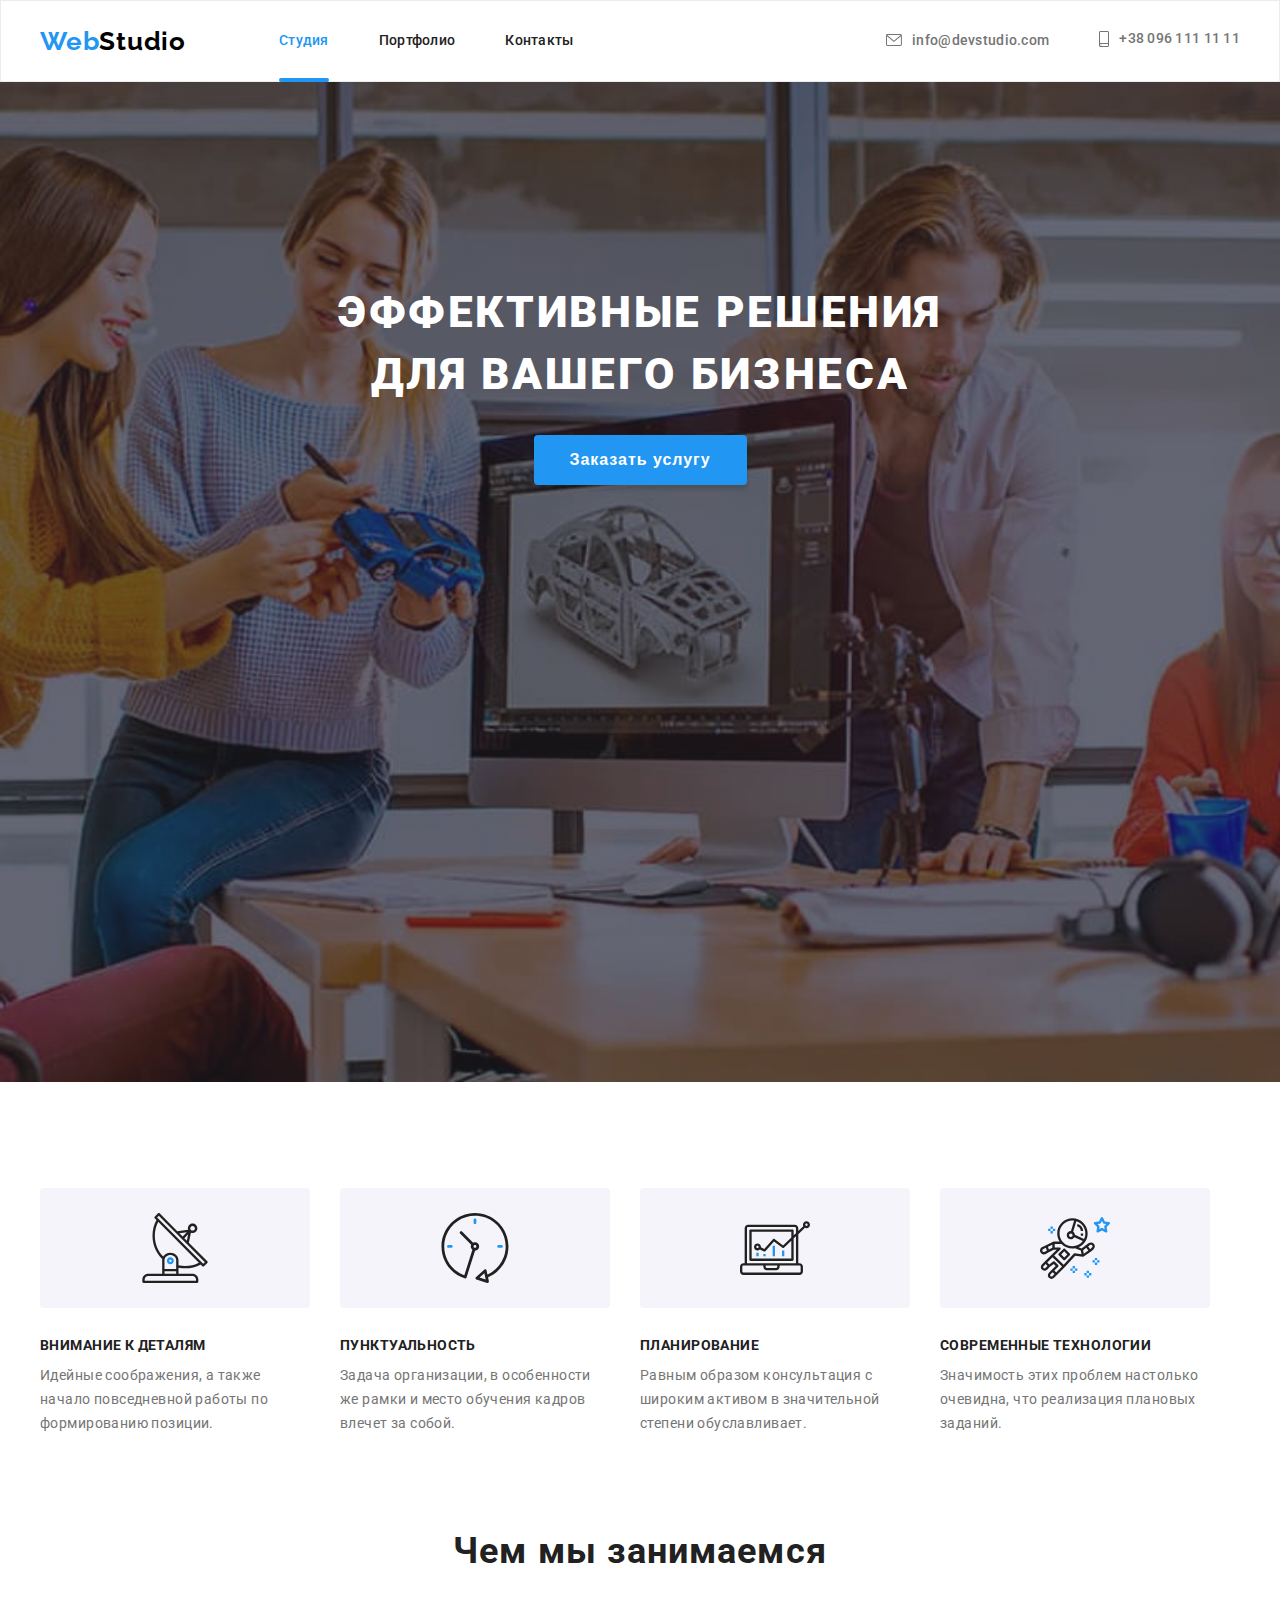
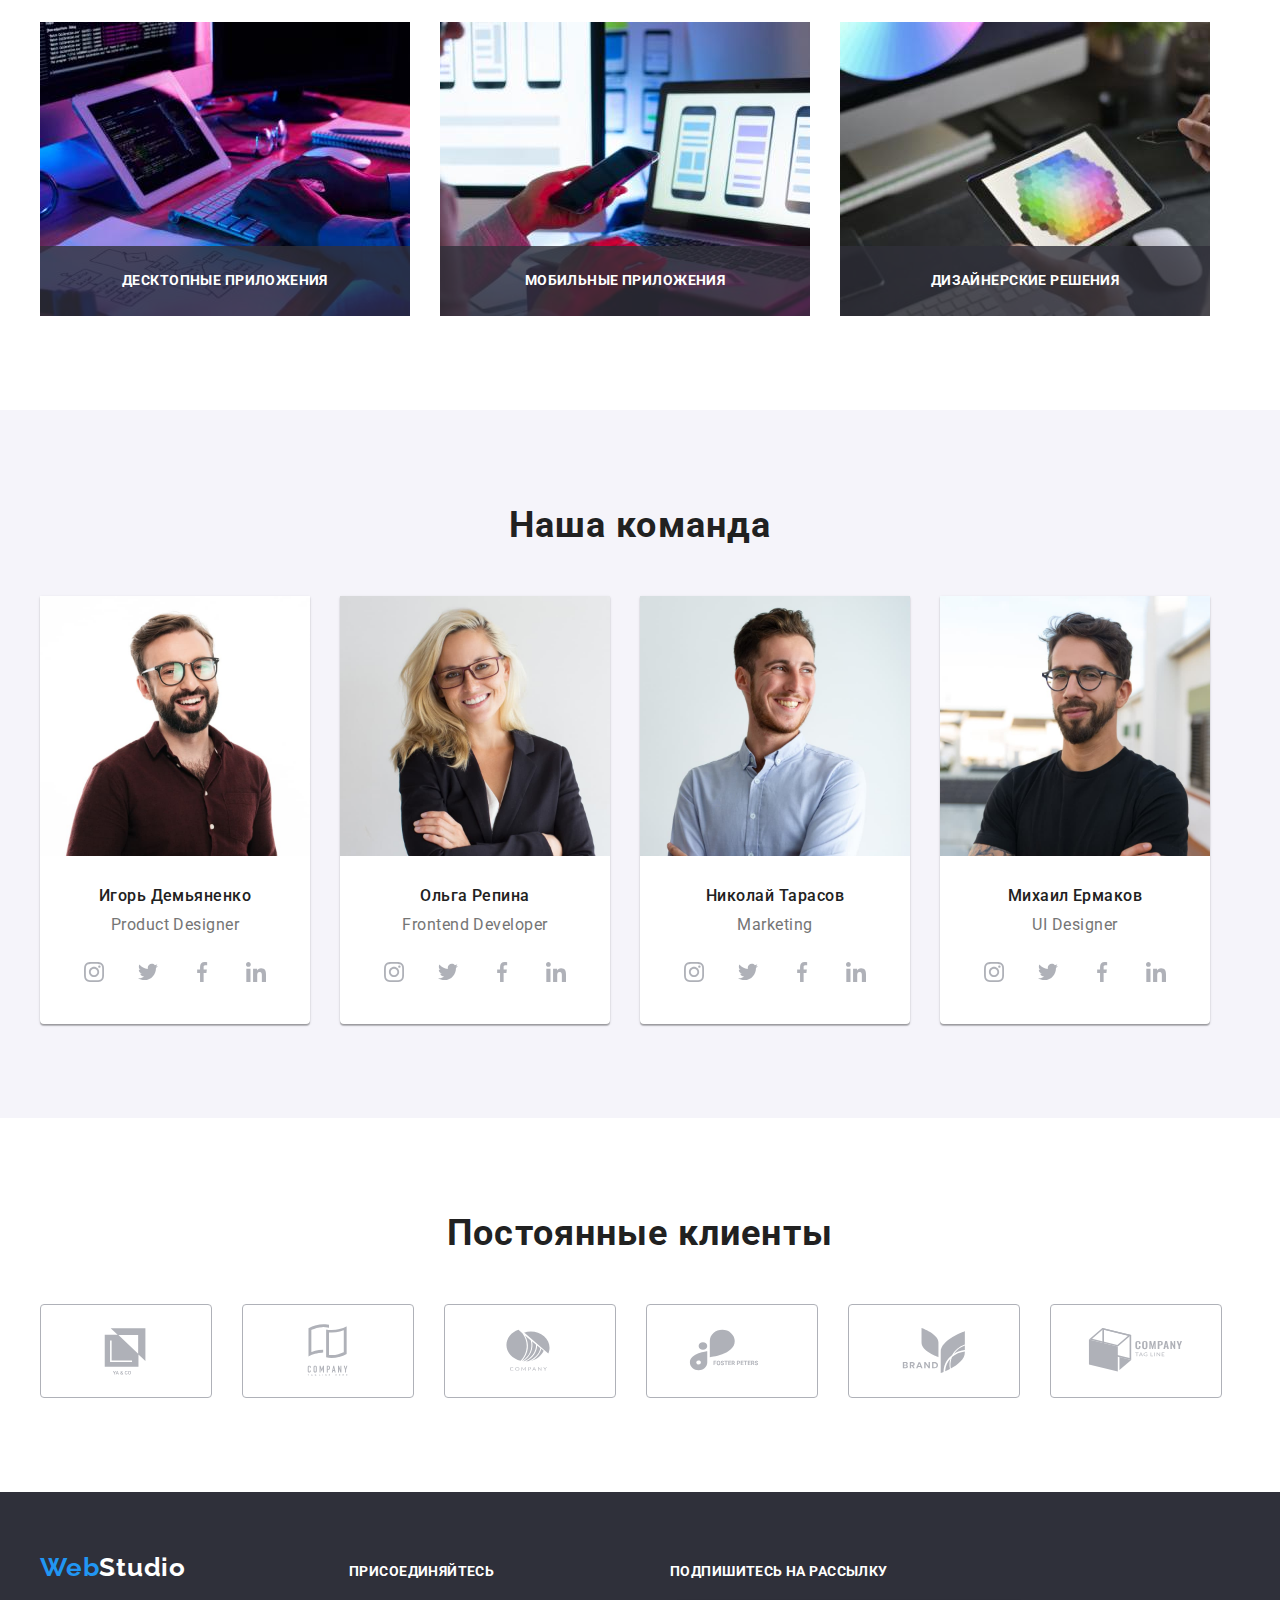
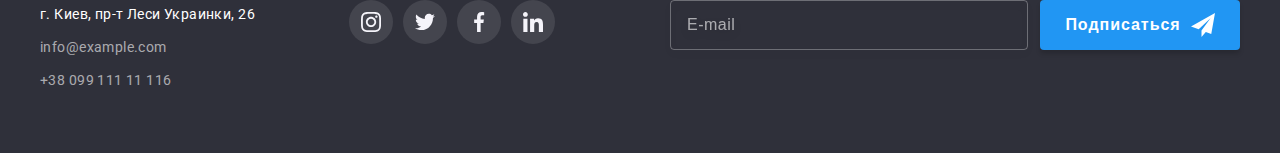
<file: index.html>
<!DOCTYPE html>
<html lang="ru">
<head>
    <meta charset="UTF-8">
    <meta http-equiv="X-UA-Compatible" content="IE=edge">
    <meta name="viewport" content="width=device-width, initial-scale=1.0">
    <title>WebStudio</title>
    <link rel="preconnect" href="https://fonts.googleapis.com">
    <link rel="preconnect" href="https://fonts.gstatic.com" crossorigin>
    <link href="https://fonts.googleapis.com/css2?family=Raleway:wght@700&family=Roboto:wght@400;500;700;900&display=swap"
        rel="stylesheet">
    <link rel="stylesheet" href="https://cdnjs.cloudflare.com/ajax/libs/modern-normalize/1.1.0/modern-normalize.min.css"
        integrity="sha512-wpPYUAdjBVSE4KJnH1VR1HeZfpl1ub8YT/NKx4PuQ5NmX2tKuGu6U/JRp5y+Y8XG2tV+wKQpNHVUX03MfMFn9Q=="
        crossorigin="anonymous" referrerpolicy="no-referrer" />
    <link rel="stylesheet" href="./css/styles.css">
</head>
<body>
    <!--HEADER-->
    <header class="header">
        <div class="container header-container">
            <nav class="header-navigation">
                <a class="logo link" href="./index.html" lang="en"><span class="logo-accent-color">Web</span><span class="logo-header-color">Studio</span></a>
                <ul class="header-list list">
                    <li class="header-item"><a href="./index.html" class="header-link link current">Студия</a></li>
                    <li class="header-item"><a href="./portfolio.html" class="header-link link">Портфолио</a></li>
                    <li class="header-item"><a href="" class="header-link link">Контакты</a></li>
                </ul>
            </nav>
            <!--HEADER-CONTACTS-->
            <ul class="header-contacts-list list">
                <li class="header-contacts-item">
                    <a class="header-contacts-link link" href="mailto:info@devstudio.com">
                        <svg class="header-icon" width="16" height="12">
                            <use href="./images/icons.svg#icon-envelope"></use>
                        </svg>
                        info@devstudio.com</a>
                </li>
                <li class="header-contacts-item">
                    <a class="header-contacts-link link" href="tel:+380961111111">
                        <svg class="header-icon" width="10" height="16">
                            <use href="./images/icons.svg#icon-smartphone"></use>
                        </svg>
                        +38 096 111 11 11</a>
                </li>
            </ul>
        </div>
    </header>  
    <main>
        <!--HERO-->
        <section class="section hero">
            <div class="overlay">
                <h1 class="hero-title">Эффективные решения для вашего бизнеса</h1>
                <button class="hero-btn btn" type="button" data-modal-open>Заказать услугу</button>
            </div>
        </section>
        <!--ADVANTAGES-->
        <section class="section advantages">
            <div class="container">
                <!--Заголовок скрыть-->
                <h2 class="visually-hidden">Наши преимущества</h2>
                <!--Заголовок скрыть-->
                <ul class="advantages-list list">
                    <li class="advantages-item">
                        <div class="advantages-icon-field">
                            <svg class="advantages-icon" width="70" height="70">
                                <use href="./images/icons.svg#icon-antenna"></use>
                            </svg>
                        </div>
                        <h3 class="advantages-item-title">Внимание к деталям</h3>
                        <p class="advantages-item-text">Идейные соображения, а также начало повседневной работы по формированию позиции.</p>
                    </li>
                    <li class="advantages-item">
                        <div class="advantages-icon-field">
                            <svg class="advantages-icon" width="70" height="70">
                                <use href="./images/icons.svg#icon-clock"></use>
                            </svg>
                        </div>
                        <h3 class="advantages-item-title">Пунктуальность</h3>
                        <p class="advantages-item-text">Задача организации, в особенности же рамки и место обучения кадров влечет за собой.</p>
                    </li>
                    <li class="advantages-item">
                        <div class="advantages-icon-field">
                            <svg class="advantages-icon" width="70" height="70">
                                <use href="./images/icons.svg#icon-diagram"></use>
                            </svg>
                        </div>
                        <h3 class="advantages-item-title">Планирование</h3>
                        <p class="advantages-item-text">Равным образом консультация с широким активом в значительной степени обуславливает.</p>
                    </li>
                    <li class="advantages-item">
                        <div class="advantages-icon-field">
                            <svg class="advantages-icon" width="70" height="70">
                                <use href="./images/icons.svg#icon-astronaut"></use>
                            </svg>
                        </div>
                        <h3 class="advantages-item-title">Современные технологии</h3>
                        <p class="advantages-item-text">Значимость этих проблем настолько очевидна, что реализация плановых заданий.</p>
                    </li>
                </ul>
            </div>
        </section>
        <!--DIRECTION-->
        <section class="section direction">
            <div class="container">
                <h2 class="direction-title">Чем мы занимаемся</h2>
                <ul class="direction-list list">
                    <li class="direction-item">
                        <div class="direction-thumbs">
                            <img 
                                src="./images/box1.jpg" 
                                alt="набирает код"
                                width="370"
                                height="294"
                            />
                            <p class="direction-label">
                                Десктопные приложения
                            </p>
                        </div>
                    </li>
                    <li class="direction-item">
                        <div class="direction-thumbs">
                            <img 
                                src="./images/box2.jpg" 
                                alt="рассматривает сайт для телефона"
                                width="370" 
                                height="294" 
                            />
                            <p class="direction-label">
                                Мобильные приложения
                            </p>
                        </div>
                    </li>
                    <li class="direction-item">
                        <div class="direction-thumbs">
                            <img 
                                src="./images/box3.jpg" 
                                alt="подбирает цвет из палитры" 
                                width="370" 
                                height="294" 
                            />
                            <p class="direction-label">
                                Дизайнерские решения
                            </p>
                        </div>
                    </li>
                </ul>
            </div>
        </section>
        <!--TEAM-->
        <section class="section team">
            <div class="container">
                <h2 class="team-title">Наша команда</h2>
                <ul class="team-list list">
                    <li class="team-item">
                        <img
                            src="./images/team-card-1.jpg"
                            alt="Игорь Демьяненко"
                            width="270"
                            height="260"
                        />
                        <div class="team-item-content">
                            <h3 class="team-item-title">Игорь Демьяненко</h3>
                            <p class="team-item-text" lang="en">Product Designer</p>
                            <ul class="social-list list">
                                <li class="social-item">
                                    <a 
                                        class="social-link link" 
                                        href=""
                                    >
                                        <svg class="social-icon" width="20" height="20">
                                            <use 
                                                href="./images/icons.svg#icon-instagram"
                                            ></use>
                                        </svg>
                                    </a>
                                </li>
                                <li class="social-item">
                                    <a 
                                        class="social-link link"
                                        href="">
                                        <svg class="social-icon" width="20" height="20">
                                            <use 
                                                href="./images/icons.svg#icon-twitter"
                                            ></use>
                                        </svg>
                                    </a>
                                </li>
                                <li class="social-item">
                                    <a 
                                        class="social-link link"
                                        href="">
                                        <svg class="social-icon" width="20" height="20">
                                            <use 
                                                href="./images/icons.svg#icon-facebook"
                                            ></use>
                                        </svg>
                                    </a>
                                </li>
                                <li class="social-item">
                                    <a 
                                        class="social-link link" 
                                        href="">
                                        <svg class="social-icon" width="20" height="20">
                                            <use 
                                                href="./images/icons.svg#icon-linkedin">
                                            </use>
                                        </svg>
                                    </a>
                                </li>
                            </ul>
                        </div>
                    </li>
                    <li class="team-item">
                        <img 
                            src="./images/team-card-2.jpg" 
                            alt="Ольга Репина" 
                            width="270" 
                            height="260"  
                        />
                        <div class="team-item-content">
                            <h3 class="team-item-title">Ольга Репина</h3>
                            <p class="team-item-text" lang="en">Frontend Developer</p>
                            <ul class="social-list list">
                                <li class="social-item">
                                    <a class="social-link link" href="">
                                        <svg class="social-icon" width="20" height="20">
                                            <use href="./images/icons.svg#icon-instagram"></use>
                                        </svg>
                                    </a>
                                </li>
                                <li class="social-item">
                                    <a class="social-link link" href="">
                                        <svg class="social-icon" width="20" height="20">
                                            <use href="./images/icons.svg#icon-twitter"></use>
                                        </svg>
                                    </a>
                                </li>
                                <li class="social-item">
                                    <a class="social-link link" href="">
                                        <svg class="social-icon" width="20" height="20">
                                            <use href="./images/icons.svg#icon-facebook"></use>
                                        </svg>
                                    </a>
                                </li>
                                <li class="social-item">
                                    <a class="social-link link" href="">
                                        <svg class="social-icon" width="20" height="20">
                                            <use href="./images/icons.svg#icon-linkedin">
                                            </use>
                                        </svg>
                                    </a>
                                </li>
                            </ul>
                        </div>
                    </li>
                    <li class="team-item">
                        <img 
                            src="./images/team-card-3.jpg" 
                            alt="Николай Тарасов" 
                            width="270" 
                            height="260" 
                        />
                        <div class="team-item-content">
                            <h3 class="team-item-title">Николай Тарасов</h3>
                            <p class="team-item-text" lang="en">Marketing</p>
                            <ul class="social-list list">
                                <li class="social-item">
                                    <a class="social-link link" href="">
                                        <svg class="social-icon" width="20" height="20">
                                            <use href="./images/icons.svg#icon-instagram"></use>
                                        </svg>
                                    </a>
                                </li>
                                <li class="social-item">
                                    <a class="social-link link" href="">
                                        <svg class="social-icon" width="20" height="20">
                                            <use href="./images/icons.svg#icon-twitter"></use>
                                        </svg>
                                    </a>    
                                </li>
                                <li class="social-item">
                                    <a class="social-link link" href="">
                                        <svg class="social-icon" width="20" height="20">
                                            <use href="./images/icons.svg#icon-facebook"></use>
                                        </svg>
                                    </a>
                                </li>
                                <li class="social-item">
                                    <a class="social-link link" href="">
                                        <svg class="social-icon" width="20" height="20">
                                            <use href="./images/icons.svg#icon-linkedin">
                                            </use>
                                        </svg>
                                    </a>
                                </li>
                            </ul>
                        </div>
                    </li>
                    <li class="team-item">
                        <img 
                            src="./images/team-card-4.jpg" 
                            alt="Михаил Ермаков" 
                            width="270" 
                            height="260"  
                        />
                        <div class="team-item-content">
                            <h3 class="team-item-title">Михаил Ермаков</h3>
                            <p class="team-item-text" lang="en">UI Designer</p>
                            <ul class="social-list list">
                                <li class="social-item">
                                    <a class="social-link link" href="">
                                        <svg class="social-icon" width="20" height="20">
                                            <use href="./images/icons.svg#icon-instagram"></use>
                                        </svg>
                                    </a>
                                </li>
                                <li class="social-item">
                                    <a class="social-link link" href="">
                                        <svg class="social-icon" width="20" height="20">
                                            <use href="./images/icons.svg#icon-twitter"></use>
                                        </svg>
                                    </a>
                                </li>
                                <li class="social-item">
                                    <a class="social-link link" href="">
                                        <svg class="social-icon" width="20" height="20">
                                            <use href="./images/icons.svg#icon-facebook"></use>
                                        </svg>
                                    </a>
                                </li>
                                <li class="social-item">
                                    <a class="social-link link" href="">
                                        <svg class="social-icon" width="20" height="20">
                                            <use href="./images/icons.svg#icon-linkedin">
                                            </use>
                                        </svg>
                                    </a>
                                </li>
                            </ul>
                        </div>
                    </li>
                </ul>
            </div>
        </section>
        <!--CLIENTS-->
        <section class="section clients">
            <div class="container">
                <h2 class="clients-title">Постоянные клиенты</h2>
                <ul class="clients-list list">
                    <li class="clients-item">
                        <a class="clients-link link" href="">
                            <svg class="clients-icon" width="106" height="60">
                                <use href="./images/icons.svg#icon-Logo-client-1">
                                </use>
                            </svg>
                        </a>
                    </li>
                    <li class="clients-item">
                        <a class="clients-link link" href="">
                            <svg class="clients-icon" width="106" height="60">
                                <use href="./images/icons.svg#icon-Logo-client-2">
                                </use>
                            </svg>
                        </a>
                    </li>
                    <li class="clients-item">
                        <a class="clients-link link" href="">
                            <svg class="clients-icon" width="106" height="60">
                                <use href="./images/icons.svg#icon-Logo-client-3">
                                </use>
                            </svg>
                        </a>
                    </li>
                    <li class="clients-item">
                        <a class="clients-link link" href="">
                            <svg class="clients-icon" width="106" height="60">
                                <use href="./images/icons.svg#icon-Logo-client-4">
                                </use>
                            </svg>
                        </a>
                    </li>
                    <li class="clients-item">
                        <a class="clients-link link" href="">
                            <svg class="clients-icon" width="106" height="60">
                                <use href="./images/icons.svg#icon-Logo-client-5">
                                </use>
                            </svg>
                        </a>
                    </li>
                    <li class="clients-item">
                        <a class="clients-link link" href="">
                            <svg class="clients-icon" width="106" height="60">
                                <use href="./images/icons.svg#icon-Logo-client-6">
                                </use>
                            </svg>
                        </a>
                    </li>
                </ul>
            </div>
        </section>
    </main>  
    <!--FOOTER-->
    <footer class="footer">
        <div class="container footer-container">
            <div class="address-footer">
                <a class="logo footer-logo link" href="./index.html" lang="en" ><span class="logo-accent-color">Web</span><span class="logo-footer-color">Studio</span></a>
                <address class="address">
                    <ul class="footer-contacts-list list">
                        <li class="footer-contacts-item">
                            <p class="address-text">
                                г. Киев, пр-т Леси Украинки, 26
                            </p>
                        </li>
                        <li class="footer-contacts-item">
                            <a class="footer-contacts-link link" href="mailto:info@example.com">info@example.com</a>
                        </li>
                        <li class="footer-contacts-item">
                            <a class="footer-contacts-link link" href="tel:+3809911111116">+38 099 111 11 116</a>
                        </li>
                    </ul>
                </address>
            </div>
            <div class="social-footer">
                <h2 class="social-footer-title">присоединяйтесь</h2>
                <ul class="social-footer-list social-list list">
                    <li class="social-footer-item social-item">
                        <a class="social-footer-link social-link" href="">
                            <svg class="social-icon social-icon-footer" width="20" height="20">
                                <use href="./images/icons.svg#icon-instagram"></use>
                            </svg>
                        </a>
                    </li>
                    <li class="social-footer-item social-item">
                        <a class="social-footer-link social-link" href="">
                            <svg class="social-icon social-icon-footer" width="20" height="20">
                                <use href="./images/icons.svg#icon-twitter"></use>
                            </svg>
                        </a>
                    </li>
                    <li class="social-footer-item social-item">
                        <a class="social-footer-link social-link" href="">
                            <svg class="social-icon social-icon-footer" width="20" height="20">
                                <use href="./images/icons.svg#icon-facebook"></use>
                            </svg>
                        </a>
                    </li>
                    <li class="social-footer-item social-item">
                        <a class="social-footer-link social-link" href="">
                            <svg class="social-icon social-icon-footer" width="20" height="20">
                                <use href="./images/icons.svg#icon-linkedin"></use>
                            </svg>
                        </a>
                    </li>
                </ul>
            </div>
            <div class="subscription">
                <p class="subscription-title">Подпишитесь на рассылку</p>
                <form action="#" class="subscription-form">
                    <div class="subscription-flex">
                    <label for="footer-email" class="subscription-title">
                        <input 
                            type="email"
                            name="footer-email"
                            class="footer-input"
                            placeholder="E-mail"
                        />
                    </label>
                    </div>
                    <button type="submit" class="footer-email-btn btn">Подписаться
                        <svg class="footer-button-icon" width="24" height="24">
                            <use href="./images/icons.svg#icon-send"></use>
                        </svg>
                    </button>
                </form>
            </div>
        </div>
    </footer>
    <!--MODAL-->
    <div class="backdrop is-hidden" data-modal>
        <div class="modal">
            <button type="button" class="modal-close btn" data-modal-close>
                <svg class="icon-close" width="18" height="18"> 
                    <use href="./images/icons.svg#icon-close"></use>
                </svg>
            </button>
            <p class="modal-title">Оставьте свои данные, мы вам перезвоним</p>
            <form action="#" class="modal-form">
                <div class="modal-form-field">
                    <label for="user-name" class="modal-input-text">Имя</label>
                    <div class="modal-input-wrap">
                        <input 
                            type="text" 
                            name="user-name" 
                            class="modal-input" 
                            required
                            id="user-name"
                        >
                        <svg class="input-icon" width="18" height="18">
                            <use href="./images/icons.svg#icon-person"></use>
                        </svg>
                    </div>
                </div>
                <div class="modal-form-field">
                    <label for="user-tel" class="modal-input-text">Телефон</label>
                    <div class="modal-input-wrap">
                        <input 
                            type="tel"
                            name="user-tel" 
                            class="modal-input" 
                            required
                            id="user-tel"
                        >
                        <svg class="input-icon" width="18" height="18">
                            <use href="./images/icons.svg#icon-phone"></use>
                        </svg>
                    </div>
                </div>
                <div class="modal-form-field">
                    <label for="user-email" class="modal-input-text">Почта</label>
                    <div class="modal-input-wrap">
                        <input 
                            type="email" 
                            name="user-email" 
                            class="modal-input"
                            id="user-email"
                        >
                        <svg class="input-icon" width="18" height="18">
                            <use href="./images/icons.svg#icon-email"></use>
                        </svg>
                    </div>
                </div>
                <div class="modal-form-comments">
                    <label for="comments" class="modal-input-text">Комментарий</label>
                    <textarea 
                        name="comments" 
                        id="comments"
                        class="modal-textarea modal-input"
                        placeholder="Введите текст"
                    ></textarea>
                </div>
                <div class="modal-form-check">
                    <input 
                        type="checkbox" 
                        name="policy" 
                        class="modal-check visually-hidden"
                        id="modal-check"
                    >
                    <label for="modal-check" class="modal-check-text"
                        ><span><svg class="icon-check" width="16" height="15">
                            <use href="./images/icons.svg#icon-check"></use>
                        </svg></span>Соглашаюсь с рассылкой и принимаю <a href="#" class="agreement"> Условия договора</a>
                    </label>
                </div>
                <button type="submit" class="modal-btn btn">Отправить</button>
            </form>
        </div>
    </div>
    <script src="./js/modal.js"></script>
</body>
</html>
</file>
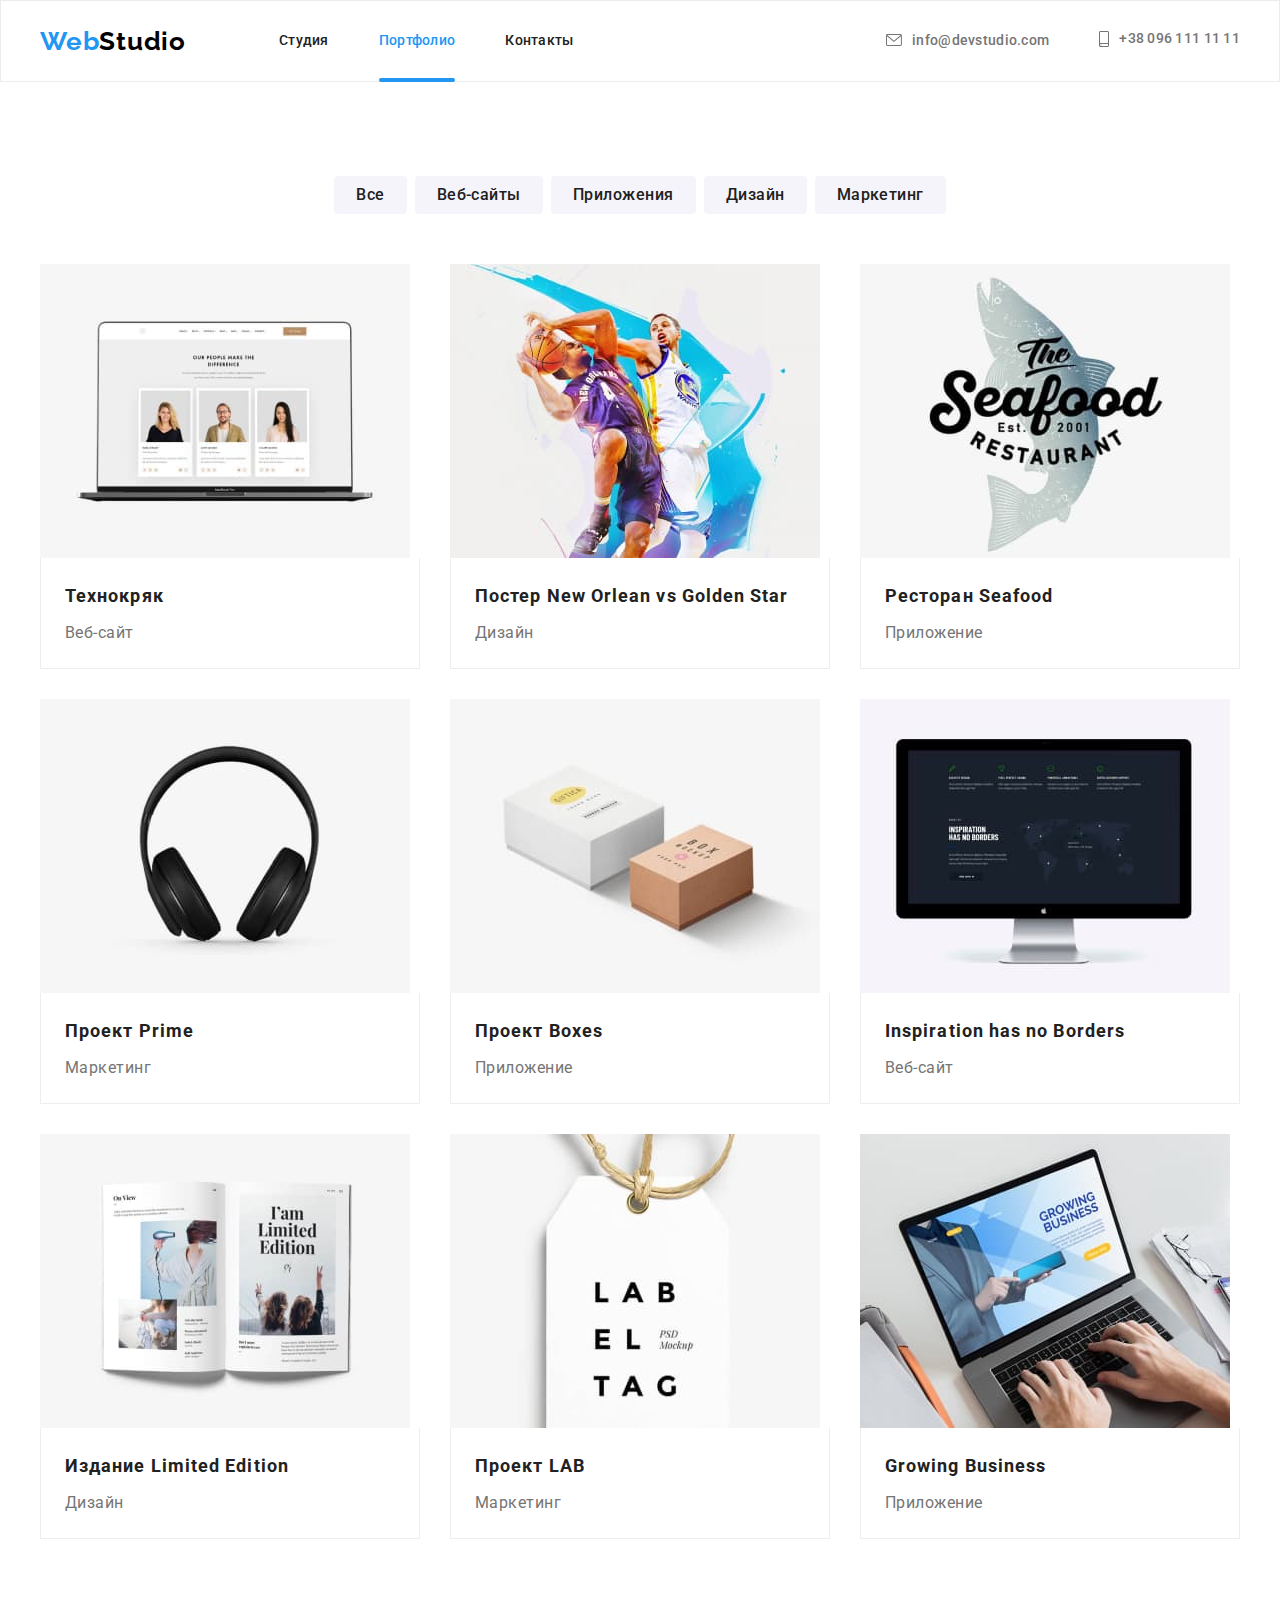
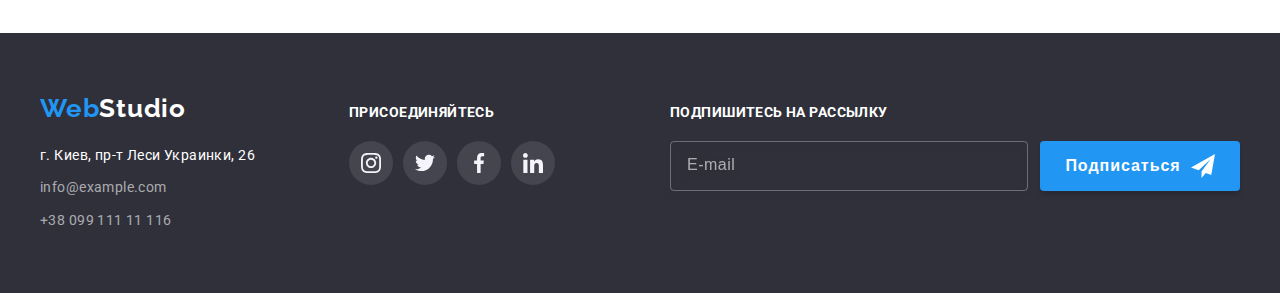
<file: portfolio.html>
<!DOCTYPE html>
<html lang="ru">
<head>
    <meta charset="UTF-8">
    <meta http-equiv="X-UA-Compatible" content="IE=edge">
    <meta name="viewport" content="width=device-width, initial-scale=1.0">
    <title>Портфолио</title>
    <link rel="preconnect" href="https://fonts.googleapis.com">
    <link rel="preconnect" href="https://fonts.gstatic.com" crossorigin>
    <link href="https://fonts.googleapis.com/css2?family=Raleway:wght@700&family=Roboto:wght@400;500;700;900&display=swap"
        rel="stylesheet">
    <link rel="stylesheet" href="https://cdnjs.cloudflare.com/ajax/libs/modern-normalize/1.1.0/modern-normalize.min.css"
        integrity="sha512-wpPYUAdjBVSE4KJnH1VR1HeZfpl1ub8YT/NKx4PuQ5NmX2tKuGu6U/JRp5y+Y8XG2tV+wKQpNHVUX03MfMFn9Q=="
        crossorigin="anonymous" referrerpolicy="no-referrer" />
    <link rel="stylesheet" href="./css/styles.css">
</head>
<body>
    <!---HEADER-->
    <header class="header">
        <div class="container header-container">
            <nav class="header-navigation">
                <a class="logo link" href="./index.html" lang="en"><span class="logo-accent-color">Web</span><span
                        class="logo-header-color">Studio</span></a>
                <ul class="header-list list">
                    <li class="header-item"><a href="./index.html" class="header-link link">Студия</a></li>
                    <li class="header-item"><a href="./portfolio.html" class="header-link link current">Портфолио</a></li>
                    <li class="header-item"><a href="" class="header-link link">Контакты</a></li>
                </ul>
            </nav>
            <!--HEADER-CONTACTS-->
            <ul class="header-contacts-list list">
                <li class="header-contacts-item">
                    <a class="header-contacts-link link" href="mailto:info@devstudio.com">
                        <svg class="header-icon" width="16" height="12">
                            <use href="./images/icons.svg#icon-envelope"></use>
                        </svg>
                        info@devstudio.com</a>
                </li>
                <li class="header-contacts-item">
                    <a class="header-contacts-link link" href="tel:+380961111111">
                        <svg class="header-icon" width="10" height="16">
                            <use href="./images/icons.svg#icon-smartphone"></use>
                        </svg>
                        +38 096 111 11 11</a>
                </li>
            </ul>
        </div>
    </header>
    <main>
        <section class="section portfolio">
            <div class="container">
                <!--скрыть название секции-->
                <h1 class="visually-hidden">Портфолио</h1>
                <!--FILTER-->
                <ul class="portfolio-filter-list list">
                    <li class="portfolio-filter-item">
                        <button class="portfolio-filter-btn btn" type="button">Все</button>
                    </li>
                    <li class="portfolio-filter-item">
                        <button class="portfolio-filter-btn btn" type="button">Веб-сайты</button>
                    </li>
                    <li class="portfolio-filter-item">
                        <button class="portfolio-filter-btn btn" type="button">Приложения</button>
                    </li>
                    <li class="portfolio-filter-item">
                        <button class="portfolio-filter-btn btn" type="button">Дизайн</button>
                    </li>
                    <li class="portfolio-filter-item">
                        <button class="portfolio-filter-btn btn" type="button">Маркетинг</button>
                    </li>
                </ul>
                <!--PROJECTS-->
                <ul class="portfolio-project-list list">
                    <li class="portfolio-project-item">
                        <div class="portfolio-project-wrap">
                            <img class="project-image"
                                src="./images/project-1.jpg"
                                alt="Проект 1"
                                width="370"
                                height="294"
                            />
                            <p class="project-description">
                                Технокряк это современная площадка распространения коронавируса. Компании используют эту платформу для цифрового
                                шпионажа и атак на защищённые сервера конкурентов.
                            </p>
                        </div>
                        <div class="portfolio-project-item-content">
                            <h2 class="portfolio-project-title">Технокряк</h2>
                            <p class="portfolio-project-text">Веб-сайт</p>
                        </div>
                    </li>
                    <li class="portfolio-project-item">
                        <div class="portfolio-project-wrap">
                            <img class="project-image"
                                src="./images/project-2.jpg"
                                alt="Проект 2"
                                width="370"
                                height="294"
                            />
                            <p class="project-description">
                                Lorem ipsum dolor sit amet consectetur adipisicing elit. Reiciendis aperiam consectetur perferendis illum libero neque nihil ullam minus aspernatur recusandae!
                            </p>
                        </div>
                        <div class="portfolio-project-item-content">
                            <h2 class="portfolio-project-title">Постер <span lang="en">New Orlean vs Golden Star</span></h2>
                            <p class="portfolio-project-text">Дизайн</p>
                        </div>
                    </li>
                    <li class="portfolio-project-item">
                        <div class="portfolio-project-wrap">
                            <img class="project-image"
                                src="./images/project-3.jpg"
                                alt="Проект 3"
                                width="370"
                                height="294"
                            />
                            <p class="project-description">
                                Lorem ipsum dolor sit, amet consectetur adipisicing elit. Rerum error labore excepturi numquam. Aspernatur, a sint. Provident reprehenderit voluptatem, ratione esse quisquam laborum, necessitatibus iure delectus voluptatum corporis officia unde.
                            </p>
                        </div>
                        <div class="portfolio-project-item-content">
                            <h2 class="portfolio-project-title">Ресторан <span lang="en">Seafood</span></h2>
                            <p class="portfolio-project-text">Приложение</p>
                        </div>
                    </li>
                    <li class="portfolio-project-item">
                        <div class="portfolio-project-wrap">
                            <img class="project-image"
                                src="./images/project-4.jpg"
                                alt="Проект 4"
                                width="370"
                                height="294"
                            />
                            <p class="project-description">
                                Lorem ipsum dolor sit amet.
                            </p>
                        </div>
                        <div class="portfolio-project-item-content">
                            <h2 class="portfolio-project-title">Проект <span lang="en">Prime</span></h2>
                            <p class="portfolio-project-text">Маркетинг</p>
                        </div>
                    </li>
                    <li class="portfolio-project-item">
                        <div class="portfolio-project-wrap">
                            <img class="project-image"
                                src="./images/project-5.jpg"
                                alt="Проект 5"
                                width="370"
                                height="294"
                            />
                            <p class="project-description">
                                Lorem ipsum dolor sit, amet consectetur adipisicing elit. Omnis, perspiciatis.
                            </p>
                        </div>
                        <div class="portfolio-project-item-content">
                            <h2 class="portfolio-project-title">Проект <span lang="en">Boxes</span></h2>
                            <p class="portfolio-project-text">Приложение</p>
                        </div>
                    </li>
                    <li class="portfolio-project-item">
                        <div class="portfolio-project-wrap">
                            <img class="project-image"
                                src="./images/project-6.jpg"
                                alt="Проект 6"
                                width="370"
                                height="294"
                            />
                            <p class="project-description">
                                Lorem ipsum, dolor sit amet consectetur adipisicing.
                            </p>
                        </div>
                        <div class="portfolio-project-item-content">
                            <h2 class="portfolio-project-title" lang="en">Inspiration has no Borders</h2>
                            <p class="portfolio-project-text">Веб-сайт</p>
                        </div>
                    </li>
                    <li class="portfolio-project-item">
                        <div class="portfolio-project-wrap">
                            <img class="project-image"
                                src="./images/project-7.jpg"
                                alt="Проект 7"
                                width="370"
                                height="294"
                            />
                            <p class="project-description">
                                Lorem ipsum, dolor sit amet consectetur adipisicing.
                            </p>
                        </div>
                        <div class="portfolio-project-item-content">
                            <h2 class="portfolio-project-title">Издание <span lang="en">Limited Edition</span></h2>
                            <p class="portfolio-project-text">Дизайн</p>
                        </div>
                    </li>
                    <li class="portfolio-project-item">
                        <div class="portfolio-project-wrap">
                            <img class="project-image"
                                src="./images/project-8.jpg"
                                alt="Проект 8"
                                width="370"
                                height="294"
                            />
                            <p class="project-description">
                                Lorem ipsum dolor sit amet consectetur adipisicing elit. Quasi doloribus aspernatur voluptas repudiandae minima neque pariatur natus voluptatum, sequi maiores accusantium quisquam. Autem exercitationem dignissimos nisi soluta! Ad, voluptatum, autem aliquid cumque quos eligendi iusto error eos dolor commodi libero suscipit harum ipsum perspiciatis? Accusantium, soluta qui incidunt earum, id explicabo fugiat dignissimos dolore illum natus non quasi assumenda inventore praesentium veritatis. Vero possimus repudiandae incidunt minima eaque optio cumque nesciunt, nemo quod quo aut asperiores pariatur sapiente? Fuga officiis quasi aut tempore ipsum numquam dicta, nobis facilis nihil pariatur!
                            </p>
                        </div>
                        <div class="portfolio-project-item-content">
                            <h2 class="portfolio-project-title">Проект <span lang="en">LAB</span></h2>
                            <p class="portfolio-project-text">Маркетинг</p>
                        </div>
                    </li>
                    <li class="portfolio-project-item">
                        <div class="portfolio-project-wrap">
                            <img class="project-image"
                                src="./images/project-9.jpg"
                                alt="Проект 9"
                                width="370"
                                height="294"
                            />
                            <p class="project-description">
                                Lorem ipsum, dolor sit amet consectetur adipisicing elit. Ipsa dignissimos debitis quisquam quaerat pariatur? Consequuntur praesentium velit quasi omnis similique sed atque maxime.
                            </p>
                        </div>
                        <div class="portfolio-project-item-content">
                            <h2 class="portfolio-project-title" lang="en">Growing Business</h2>
                            <p class="portfolio-project-text">Приложение</p>
                        </div>
                    </li>
                </ul>
            </div>
        </section>
    </main>
    <!--FOOTER-->
    <footer class="footer">
        <div class="container footer-container">
            <div class="address-footer">
                <a class="logo footer-logo link" href="./index.html" lang="en"><span
                        class="logo-accent-color">Web</span><span class="logo-footer-color">Studio</span></a>
                <address class="address">
                    <ul class="footer-contacts-list list">
                        <li class="footer-contacts-item">
                            <p class="address-text">
                                г. Киев, пр-т Леси Украинки, 26
                            </p>
                        </li>
                        <li class="footer-contacts-item">
                            <a class="footer-contacts-link link" href="mailto:info@example.com">info@example.com</a>
                        </li>
                        <li class="footer-contacts-item">
                            <a class="footer-contacts-link link" href="tel:+3809911111116">+38 099 111 11 116</a>
                        </li>
                    </ul>
                </address>
            </div>
            <div class="social-footer">
                <h2 class="social-footer-title">присоединяйтесь</h2>
                <ul class="social-footer-list social-list list">
                    <li class="social-footer-item social-item">
                        <a class="social-footer-link social-link" href="">
                            <svg class="social-icon social-icon-footer" width="20" height="20">
                                <use href="./images/icons.svg#icon-instagram"></use>
                            </svg>
                        </a>
                    </li>
                    <li class="social-footer-item social-item">
                        <a class="social-footer-link social-link" href="">
                            <svg class="social-icon social-icon-footer" width="20" height="20">
                                <use href="./images/icons.svg#icon-twitter"></use>
                            </svg>
                        </a>
                    </li>
                    <li class="social-footer-item social-item">
                        <a class="social-footer-link social-link" href="">
                            <svg class="social-icon social-icon-footer" width="20" height="20">
                                <use href="./images/icons.svg#icon-facebook"></use>
                            </svg>
                        </a>
                    </li>
                    <li class="social-footer-item social-item">
                        <a class="social-footer-link social-link" href="">
                            <svg class="social-icon social-icon-footer" width="20" height="20">
                                <use href="./images/icons.svg#icon-linkedin"></use>
                            </svg>
                        </a>
                    </li>
                </ul>
            </div>
            <div class="subscription">
                <p class="subscription-title">Подпишитесь на рассылку</p>
                <form action="#" class="subscription-form">
                    <div class="subscription-flex">
                        <label for="footer-email" class="subscription-title">
                            <input type="email" name="footer-email" class="footer-input" placeholder="E-mail" />
                        </label>
                    </div>
                    <button type="submit" class="footer-email-btn btn">Подписаться
                        <svg class="footer-button-icon" width="24" height="24">
                            <use href="./images/icons.svg#icon-send"></use>
                        </svg>
                    </button>
                </form>
            </div>
        </div>
    </footer>
</body>
</html>
</file>
<file: css/styles.css>
:root {
  --accent-color: #2196f3;
  --first-logo-color: #000000;
  --second-logo-color: #ffffff;
  --first-text-color: #ffffff;
  --second-text-color: #212121;
  --third-text-color: #757575;
  --first-link-icon-color: #afb1b8;
  --second-link-icon-color: #ffffff;
  --first-background-color: #ffffff;
  --second-background-color: #f5f4fa;
}

p,
h1,
h2,
h3,
h4,
h5,
h6 {
  margin: 0;
}

ul {
  list-style-type: none;
  margin: 0;
  padding: 0;
}

body {
  font-family: 'Roboto', sans-serif;
  color: var(--second-text-color);
  margin: 0;
}

button {
  border-width: 0;
}

img {
  display: block;
  max-width: 100%;
  height: auto;
}

.container {
  width: 1200px;
  padding-left: 15px;
  padding-right: 15px;
  margin: 0 auto;
}

.section {
  padding: 94px 0;
}

.list {
  list-style: none;
}

.link {
  text-decoration: none;
}

.btn {
  cursor: pointer;
}

/* ---------------------------LOGO------------------------- */

.logo {
  font-family: Raleway;
  font-weight: 700;
  font-size: 26px;
  line-height: 1.19;
  letter-spacing: 0.03em;
  margin-right: 93px;
  /* padding-top: 24px;
  padding-bottom: 25px; */
}

.logo-accent-color {
  color: var(--accent-color);
}

.logo-header-color {
  color: var(--first-logo-color);
}

.logo-footer-color {
  color: var(--second-logo-color);
}

/* ---------------------------HEADER------------------------- */

.header {
  border: 1px solid #ececec;
}

.header-list {
  display: flex;
}

.header-item:not(:last-child) {
  margin-right: 50px;
}

.header-navigation {
  display: flex;
  align-items: center;
}

.header-container {
  display: flex;
  align-items: center;
}

.header-link {
  padding: 32px 0;
  display: block;
  font-weight: 500;
  font-size: 14px;
  line-height: 1.14;
  letter-spacing: 0.02em;
  color: var(--second-text-color);
  transition: 250ms cubic-bezier(0.4, 0, 0.2, 1);
  position: relative;
}

.header-link:hover,
.header-link:focus {
  color: var(--accent-color);
}

.header-navigation .header-link.current {
  color: var(--accent-color);
}

.current::after {
  content: '';
  width: 100%;
  height: 4px;
  background-color: var(--accent-color);
  border-radius: 2px;
  position: absolute;
  left: 0;
  bottom: -1px;
}

/* ---------------------------HEADER-CONTACTS------------------------- */

.header-contacts-list {
  display: flex;
  align-items: center;
  margin-left: auto;
}

.header-contacts-item:not(:last-child) {
  margin-right: 50px;
}

.header-contacts-link {
  display: inline-flex;
  align-items: center;
  font-weight: 500;
  font-size: 14px;
  line-height: 1.14;
  letter-spacing: 0.02em;
  color: var(--third-text-color);
  transition: 250ms cubic-bezier(0.4, 0, 0.2, 1);
}

.header-contacts-link:hover,
.header-contacts-link:focus {
  color: var(--accent-color);
}

.header-icon {
  fill: currentColor;
  margin-right: 10px;
}

/* ---------------------------HERO------------------------- */

.hero {
  background-color: #2f303a;
  text-align: center;
  padding: 0;
}

.overlay {
  max-width: 1600px;
  height: 600px;
  margin: 0 auto;
  padding: 200px 0;
  background-image: linear-gradient(rgba(47, 48, 58, 0.4), rgba(47, 48, 58, 0.4)),
    url(../images/hero-bg.jpg);
  background-repeat: no-repeat;
  background-position: center;
  background-size: cover;
}

.hero-title {
  width: 696px;
  font-weight: 900;
  font-size: 44px;
  line-height: 1.4;
  text-align: center;
  letter-spacing: 0.06em;
  text-transform: uppercase;
  color: var(--first-text-color);
  margin-left: auto;
  margin-right: auto;
  margin-bottom: 30px;
}

.hero-btn {
  padding: 10px 36px;
  background-color: var(--accent-color);
  box-shadow: 0px 4px 4px rgba(0, 0, 0, 0.15);
  border-radius: 4px;
  font-weight: 700;
  font-size: 16px;
  line-height: 1.87;
  letter-spacing: 0.06em;
  color: var(--first-text-color);
  transition: 250ms cubic-bezier(0.4, 0, 0.2, 1);
}

.hero-btn:hover,
.hero-btn:focus {
  background-color: #188ce8;
}

/* ---------------------------ADVANTAGES------------------------- */

.visually-hidden {
  position: absolute;
  white-space: nowrap;
  width: 1px;
  height: 1px;
  overflow: hidden;
  border: 0;
  padding: 0;
  clip: rect(0 0 0 0);
  clip-path: inset(50%);
  margin: -1px;
}

.advantages {
  padding-top: 106px;
  padding-bottom: 0;
}

.advantages-list {
  display: flex;
}

.advantages-item {
  width: 270px;
  display: inline-block;
}

.advantages-item:not(:last-child) {
  margin-right: 30px;
}

.advantages-icon-field {
  display: flex;
  width: 270px;
  height: 120px;
  background-color: var(--second-background-color);
  align-items: center;
  justify-content: center;
  margin-bottom: 30px;
  border-radius: 4px;
}

.advantages-icon {
}

.advantages-item-title {
  font-weight: 700;
  font-size: 14px;
  line-height: 1.14;
  letter-spacing: 0.03em;
  text-transform: uppercase;
  margin-bottom: 10px;
}

.advantages-item-text {
  font-size: 14px;
  line-height: 1.71;
  letter-spacing: 0.03em;
  color: var(--third-text-color);
}

/* ---------------------------DIRECTION------------------------- */

.direction-thumbs {
  position: relative;
}

.direction-label {
  position: absolute;
  bottom: 0;
  font-weight: bold;
  font-size: 14px;
  line-height: 1.14;
  text-align: center;
  letter-spacing: 0.03em;
  text-transform: uppercase;
  color: var(--first-text-color);
  background-color: rgba(47, 48, 58, 0.8);
  width: 100%;
  padding: 27px 0;
}

.direction-title {
  margin-bottom: 50px;
  font-weight: 700;
  font-size: 36px;
  line-height: 1.17;
  text-align: center;
  letter-spacing: 0.03em;
  color: var(--second-text-color);
}

.direction-list {
  display: flex;
}

.direction-item:not(:last-child) {
  margin-right: 30px;
}

/* ---------------------------TEAM------------------------- */

.team {
  background-color: var(--second-background-color);
}

.team-title {
  margin-bottom: 50px;
  font-weight: 700;
  font-size: 36px;
  line-height: 1.17;
  text-align: center;
  letter-spacing: 0.03em;
  color: var(--second-text-color);
}

.team-list {
  display: flex;
}

.team-item {
  background: var(--first-text-color);
  box-shadow: 0px 1px 3px rgba(0, 0, 0, 0.12), 0px 1px 1px rgba(0, 0, 0, 0.14),
    0px 2px 1px rgba(0, 0, 0, 0.2);
  border-radius: 0px 0px 4px 4px;
}

.team-item:not(:last-child) {
  margin-right: 30px;
}

.team-item-content {
  text-align: center;
  padding: 30px;
}

.team-item-title {
  font-weight: 500;
  font-size: 16px;
  line-height: 1.19;
  text-align: center;
  letter-spacing: 0.03em;
  color: var(--second-text-color);
  margin-bottom: 10px;
}

.team-item-text {
  font-size: 16px;
  line-height: 1.19;
  text-align: center;
  letter-spacing: 0.03em;
  color: var(--third-text-color);
  margin-bottom: 16px;
}

.social-list {
  display: flex;
  justify-content: center;
}

.social-item {
  width: 44px;
  height: 44px;
}

.social-item + .social-item {
  margin-left: 10px;
}

.social-link {
  width: 100%;
  height: 100%;
  border-radius: 50%;
  display: flex;
  align-items: center;
  justify-content: center;
  background-color: var(--first-text-color);
  transition: 250ms cubic-bezier(0.4, 0, 0.2, 1);
}

.social-icon {
  fill: var(--first-link-icon-color);
  transition: 250ms cubic-bezier(0.4, 0, 0.2, 1);
}

.social-link:hover,
.social-link:focus {
  background-color: var(--accent-color);
}

.social-link:hover .social-icon,
.social-link:focus .social-icon {
  fill: var(--second-link-icon-color);
}

/* ---------------------------CLIENTS------------------------- */

.clients-title {
  margin-bottom: 50px;
  font-weight: 700;
  font-size: 36px;
  line-height: 1.17;
  text-align: center;
  letter-spacing: 0.03em;
  color: var(--second-text-color);
}

.clients-list {
  display: flex;
}

.clients-item + .clients-item {
  margin-left: 30px;
}

.clients-link {
  display: flex;
  justify-content: center;
  align-items: center;
  width: 170px;
  height: 92px;
  border: 1px solid #afb1b8;
  border-radius: 4px;
  fill: #afb1b8;
  transition: 250ms cubic-bezier(0.4, 0, 0.2, 1);
}

.clients-link:hover,
.clients-link:focus {
  border-color: var(--accent-color);
  fill: var(--accent-color);
}

/* ---------------------------FOOTER------------------------- */

.footer {
  padding: 60px 0;
  background-color: #2f303a;
}

.footer-container {
  display: flex;
  align-items: baseline;
}

.address-footer {
  margin-right: 70px;
}

.footer-logo {
  display: block;
  margin-bottom: 20px;
}

.address {
  font-style: normal;
}

.address-text .footer-contacts-item {
  margin-bottom: 9px;
}

.address-text {
  font-size: 14px;
  line-height: 1.71;
  letter-spacing: 0.03em;
  color: var(--first-text-color);
  margin-bottom: 9px;
}

.footer-contacts-item {
  margin-bottom: 9px;
}
.footer-contacts-item:last-child {
  margin-bottom: 0;
}

.footer-contacts-link {
  display: block;
  font-size: 14px;
  line-height: 1.71;
  letter-spacing: 0.03em;
  color: rgba(255, 255, 255, 0.6);
  transition: 250ms cubic-bezier(0.4, 0, 0.2, 1);
}

.footer-contacts-link:hover,
.footer-contacts-link:focus {
  color: var(--accent-color);
}

.social-footer {
  display: block;
  margin-top: 12px;
}

.social-icon-footer {
  fill: var(--second-background-color);
}

.social-footer-title,
.subscription-title {
  display: block;
  font-weight: bold;
  font-size: 14px;
  line-height: 1.14;
  letter-spacing: 0.03em;
  text-transform: uppercase;
  color: var(--first-text-color);
  margin-bottom: 20px;
}

.social-footer-list {
  padding: 0;
}

.social-footer-item + .social-footer-item {
  margin-left: 10px;
}

.social-footer-link {
  background-color: rgba(255, 255, 255, 0.1);
}

.subscription {
  margin-left: auto;
}
.subscription-form {
  display: flex;
}

.foooter-email-form {
}

.footer-form-field {
}

.footer-input {
  padding: 15px 16px;
  margin-right: 12px;
  width: 358px;
  height: 50px;
  color: var(--first-text-color);
  border: 1px solid rgba(255, 255, 255, 0.3);
  box-sizing: border-box;
  filter: drop-shadow(0px 4px 4px rgba(0, 0, 0, 0.15));
  border-radius: 4px;
  outline: none;
  background-color: transparent;
  transition: 250ms cubic-bezier(0.4, 0, 0.2, 1);
}

.footer-input:focus {
  border: 1px solid var(--accent-color);
}

.footer-input::placeholder {
  font-size: 16px;
  line-height: 1.25;
  display: flex;
  align-items: center;
  letter-spacing: 0.03em;
  color: rgba(255, 255, 255, 0.6);
}

.footer-email-btn {
  display: flex;
  margin: 0 auto;
  font-weight: bold;
  font-size: 16px;
  line-height: 1.87;
  align-items: center;
  justify-content: center;
  letter-spacing: 0.06em;
  color: var(--first-text-color);
  width: 200px;
  height: 50px;
  background: var(--accent-color);
  box-shadow: 0px 4px 4px rgba(0, 0, 0, 0.15);
  border-radius: 4px;
  transition: 250ms cubic-bezier(0.4, 0, 0.2, 1);
}

.footer-email-btn:hover,
.footer-email-btn:focus {
  background-color: #188ce8;
}

.footer-button-icon {
  margin-left: 10px;
}

/* ---------------------------BACKDROP------------------------- */

.modal-close {
  transition: 250ms cubic-bezier(0.4, 0, 0.2, 1);
}

.modal-close:focus,
.modal-close:hover {
  fill: var(--accent-color);
}

.backdrop {
  width: 100vw;
  height: 100vh;
  background-color: rgba(0, 0, 0, 0.2);
  position: fixed;
  top: 0;
  left: 0;
  transition: opacity 250ms, visibility 250ms;
}

.backdrop.is-hidden .modal {
  transform: scale(1.5) rotate(270deg);
}

.modal {
  padding: 40px;
  width: 528px;
  background-color: var(--first-background-color);
  border-radius: 4px;
  position: absolute;
  top: 50%;
  left: 50%;
  transform: scale(1) rotate(0) translate(-50%, -50%);
  transition: transform 250ms;
}

.modal-title {
  font-weight: bold;
  font-size: 20px;
  line-height: 1.15;
  text-align: center;
  letter-spacing: 0.03em;
  color: var(--second-text-color);
  margin-bottom: 12px;
}

.modal-form-field {
  margin-bottom: 10px;
}

.modal-form-comments {
  margin-bottom: 20px;
}

.modal-form-check {
  margin-bottom: 30px;
}

.modal-input-wrap {
  position: relative;
}

.modal-input-text {
  display: flex;
  flex-direction: column;
  position: relative;
  margin-bottom: 4px;
  font-weight: normal;
  font-size: 12px;
  line-height: 1.17;
  letter-spacing: 0.01em;
  color: var(--third-text-color);
}

.modal-input {
  width: 100%;
  height: 40px;
  padding-left: 42px;
  padding-top: 12px;
  padding-bottom: 12px;
  border: 1px solid rgba(33, 33, 33, 0.2);
  border-radius: 4px;
  outline: none;
  background-color: transparent;
  transition: 250ms cubic-bezier(0.4, 0, 0.2, 1);
}

.modal-input:focus + .input-icon {
  fill: var(--accent-color);
}

.modal-input:focus {
  border-color: var(--accent-color);
}

.input-icon {
  position: absolute;
  top: 50%;
  transform: translateY(-50%);
  left: 12px;
  transition: 250ms cubic-bezier(0.4, 0, 0.2, 1);
}

.modal-textarea {
  width: 100%;
  height: 120px;
  border: 1px solid rgba(33, 33, 33, 0.2);
  border-radius: 4px;
  outline: none;
  padding: 12px 16px;
  resize: none;
}

.modal-textarea::placeholder {
  font-size: 12px;
  line-height: 1.17;
  letter-spacing: 0.01em;
  color: rgba(117, 117, 117, 0.5);
}

.modal-close {
  position: absolute;
  top: 10px;
  right: 10px;
  width: 30px;
  height: 30px;
  background-color: transparent;
  border: 1px solid rgba(0, 0, 0, 0.1);
  border-radius: 50%;
  display: flex;
  align-items: center;
  justify-content: center;
}

.is-hidden {
  visibility: hidden;
  opacity: 0;
  pointer-events: none;
}

.modal-check-text {
  font-weight: normal;
  font-size: 14px;
  line-height: 1.17;
  letter-spacing: 0.01em;
  color: var(--third-text-color);
  display: flex;
  justify-content: center;
  cursor: pointer;
}

.modal-check-text span {
  width: 16px;
  height: 15px;
  border: 2px solid #000000;
  border-radius: 2px;
  margin-right: 7px;
  display: flex;
  align-items: center;
  justify-content: center;
}

.icon-check {
  fill: transparent;
}

.modal-check:checked + .modal-check-text span {
  background-color: var(--accent-color);
  border: none;
}

.modal-check:checked + .modal-check-text .icon-check {
  fill: var(--first-text-color);
}

.modal-check-text span,
.modal-check {
  transition: 250ms cubic-bezier(0.4, 0, 0.2, 1);
}

.modal-check-text span:focus,
.modal-check:focus {
  background-color: var(--accent-color);
}

/* ---------------------------ЧЕРЕЗ ::BEFORE----------------------- */
/* .modal-check-text::before {
  content: '';
  width: 16px;
  height: 15px;
  border: 2px solid #000000;
  border-radius: 2px;
  margin-right: 5px;
  display: block;
}

.modal-check:checked + .modal-check-text::before {
  background-image: url(../images/check.svg);
  background-position: center;
  background-size: cover;
  background-repeat: no-repeat;
  border: none;
} */

.agreement {
  margin-left: 5px;
  text-decoration-line: underline;
  text-decoration-skip-ink: none;
  color: var(--accent-color);
}

.modal-btn {
  display: block;
  margin-left: auto;
  margin-right: auto;
  font-weight: bold;
  font-size: 16px;
  line-height: 1.87;
  align-items: center;
  justify-content: center;
  letter-spacing: 0.06em;
  color: var(--first-text-color);
  width: 200px;
  height: 50px;
  background: var(--accent-color);
  box-shadow: 0px 4px 4px rgba(0, 0, 0, 0.15);
  border-radius: 4px;
  transition: 250ms cubic-bezier(0.4, 0, 0.2, 1);
}

.modal-btn:hover,
.modal-btn:focus {
  background-color: #188ce8;
}

/* ---------------------------PORTFOLIO-PAGE------------------------- */

/* ---------------------------PORTFOLIO-FILTER------------------------- */

.portfolio-filter-list {
  display: flex;
  justify-content: center;
  margin-bottom: 50px;
}

.portfolio-filter-item:not(:last-child) {
  margin-right: 8px;
}

.portfolio-filter-btn {
  padding: 6px 22px;
  background: #f5f4fa;
  border: none;
  border-radius: 4px;
  font-family: Roboto;
  font-weight: 500;
  font-size: 16px;
  line-height: 1.62;
  text-align: center;
  letter-spacing: 0.03em;
  color: var(--second-text-color);
  transition: 250ms cubic-bezier(0.4, 0, 0.2, 1);
}

.portfolio-filter-btn:hover,
.portfolio-filter-btn:focus {
  background-color: var(--accent-color);
  color: var(--first-text-color);
  box-shadow: 0px 3px 1px rgba(0, 0, 0, 0.1), 0px 1px 2px rgba(0, 0, 0, 0.08),
    0px 2px 2px rgba(0, 0, 0, 0.12);
}

/* ---------------------------PORTFOLIO-PROJECTS------------------------- */

.portfolio-project-list {
  display: flex;
  flex-wrap: wrap;
  margin-right: -30px;
  margin-bottom: -30px;
}

.portfolio-project-item {
  flex-basis: calc((100% - 3 * 30px) / 3);
  margin-right: 30px;
  margin-bottom: 30px;
  background: #ffffff;
  transition: 250ms cubic-bezier(0.4, 0, 0.2, 1);
}

.portfolio-project-item:hover .project-description {
  transform: translateY(0);
}

.portfolio-project-item:hover {
  box-shadow: 0px 1px 1px rgba(0, 0, 0, 0.12), 0px 4px 4px rgba(0, 0, 0, 0.06),
    1px 4px 6px rgba(0, 0, 0, 0.16);
  cursor: pointer;
}

.portfolio-project-wrap {
  position: relative;
  overflow: hidden;
}

.project-description {
  position: absolute;
  top: 0;
  left: 0;
  padding: 63px 24px;
  font-size: 18px;
  line-height: 1.56;
  letter-spacing: 0.03em;
  color: var(--first-text-color);
  background-color: rgba(33, 150, 243, 0.9);
  height: 100%;
  width: 100%;
  transform: translateY(101%);
  transition: 250ms cubic-bezier(0.4, 0, 0.2, 1);
  overflow: auto;
}

.portfolio-project-item-content {
  padding: 20px 24px;
  border-left: 1px solid #eeeeee;
  border-right: 1px solid #eeeeee;
  border-bottom: 1px solid #eeeeee;
}

.project-image {
  display: block;
}

.portfolio-project-title {
  font-weight: 700;
  font-size: 18px;
  line-height: 2;
  letter-spacing: 0.06em;
  color: var(--second-text-color);
  margin-bottom: 4px;
}

.portfolio-project-text {
  font-size: 16px;
  line-height: 1.87;
  letter-spacing: 0.03em;
  color: var(--third-text-color);
}
</file>
